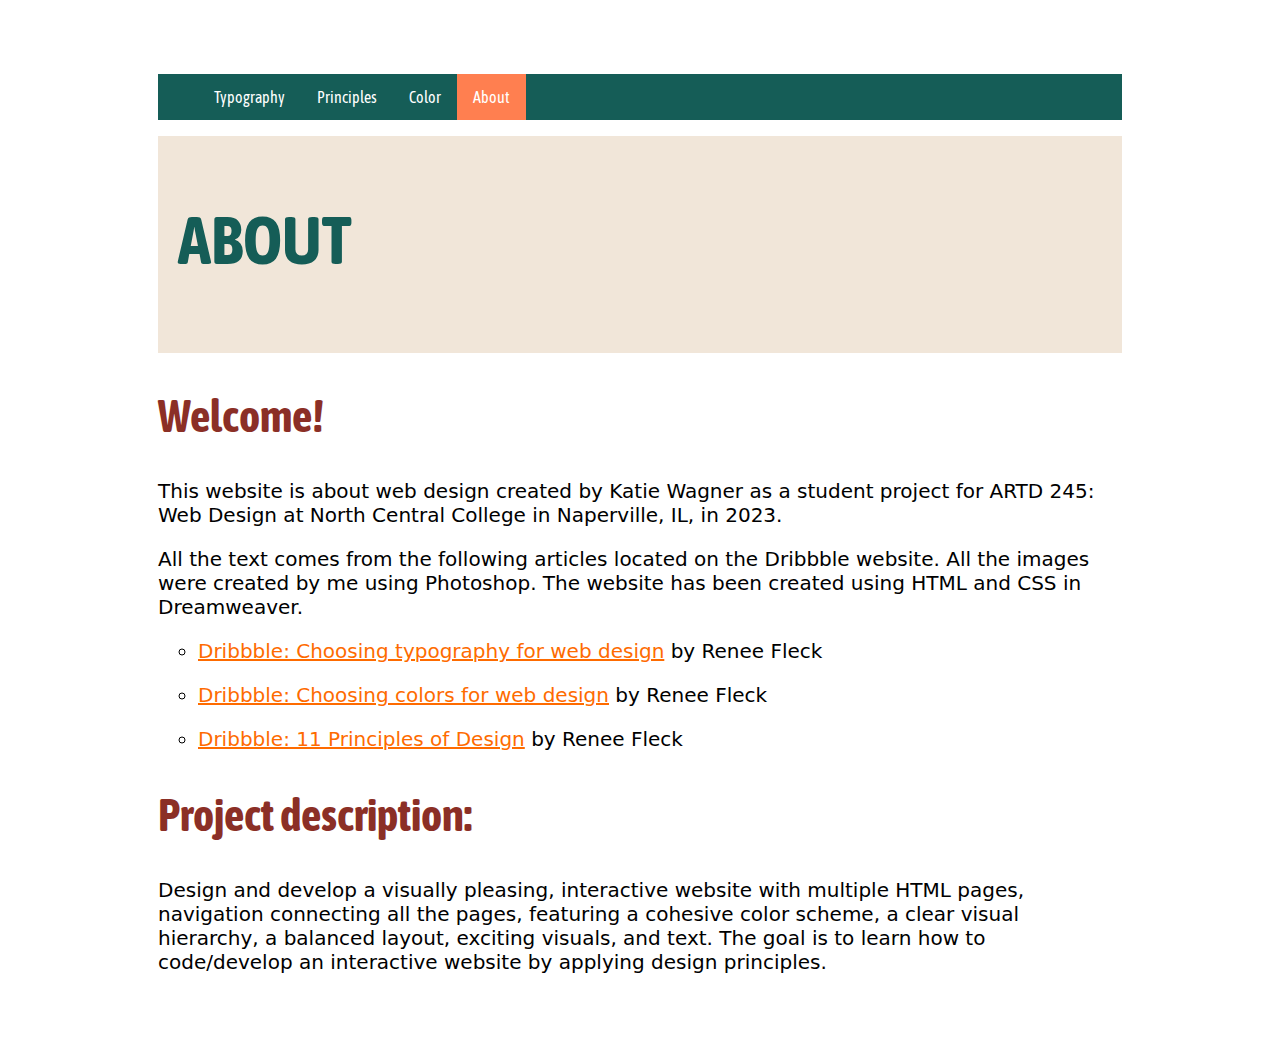
<file: about.html>
<!doctype html>
<html>
<head>
	
	<link rel="preconnect" href="https://fonts.googleapis.com">
<link rel="preconnect" href="https://fonts.gstatic.com" crossorigin>
<link href="https://fonts.googleapis.com/css2?family=Asap+Condensed:wght@400;700;800&display=swap" rel="stylesheet">
	
	<link rel="preconnect" href="https://fonts.googleapis.com">
<link rel="preconnect" href="https://fonts.gstatic.com" crossorigin>
<link href="https://fonts.googleapis.com/css2?family=Bebas+Neue&display=swap" rel="stylesheet">
<meta charset="UTF-8">
<title>Coding a webpage assignment - about</title>
<link href="style.css" rel="stylesheet" type="text/css">
</head>

<body>
	
<ul class="nav">
		
  <li><a href="index.html">Typography</a></li>
		
  <li><a href="principles.html">Principles</a></li>
	
  <li><a href="color.html">Color</a></li>
	
  <li><a class="active"  href="about.html">About</a></li>
		
</ul>
	
	<header>
	<h1>ABOUT</h1>
	</header>	

<h2>Welcome!</h2>
		
<p>This website is about web design created by Katie Wagner as a student project for ARTD 245: Web Design at North Central College in Naperville, IL, in 2023.</p>
	
<p>All the text comes from the following articles located on the Dribbble website. All the images were created by me using Photoshop. The website has been created using HTML and CSS in Dreamweaver. </p>
	
<ul class="a">
<p><li>
	<a href="https://dribbble.com/stories/2020/08/17/choosing-typography-for-web-design">Dribbble: Choosing typography for web design</a> by Renee Fleck </li>
	</p>
	
<p><li>
	<a href="https://dribbble.com/stories/2018/12/19/choosing-colors-for-web-design-a-practical-ui-color-application-guide">Dribbble: Choosing colors for web design</a> by Renee Fleck </li>
	</p>
<p><li>
	<a href="https://dribbble.com/resources/principles-of-design">Dribbble: 11 Principles of Design</a> by Renee Fleck </li>
	</p>
	</ul>
	
<h2>Project description:</h2>

<p>
Design and develop a visually pleasing, interactive website with multiple HTML pages, navigation connecting all the pages, featuring a cohesive color scheme, a clear visual hierarchy, a balanced layout, exciting visuals, and text. The goal is to learn how to code/develop an interactive website by applying design principles.
</p>
	
</body>
</html>
</file>
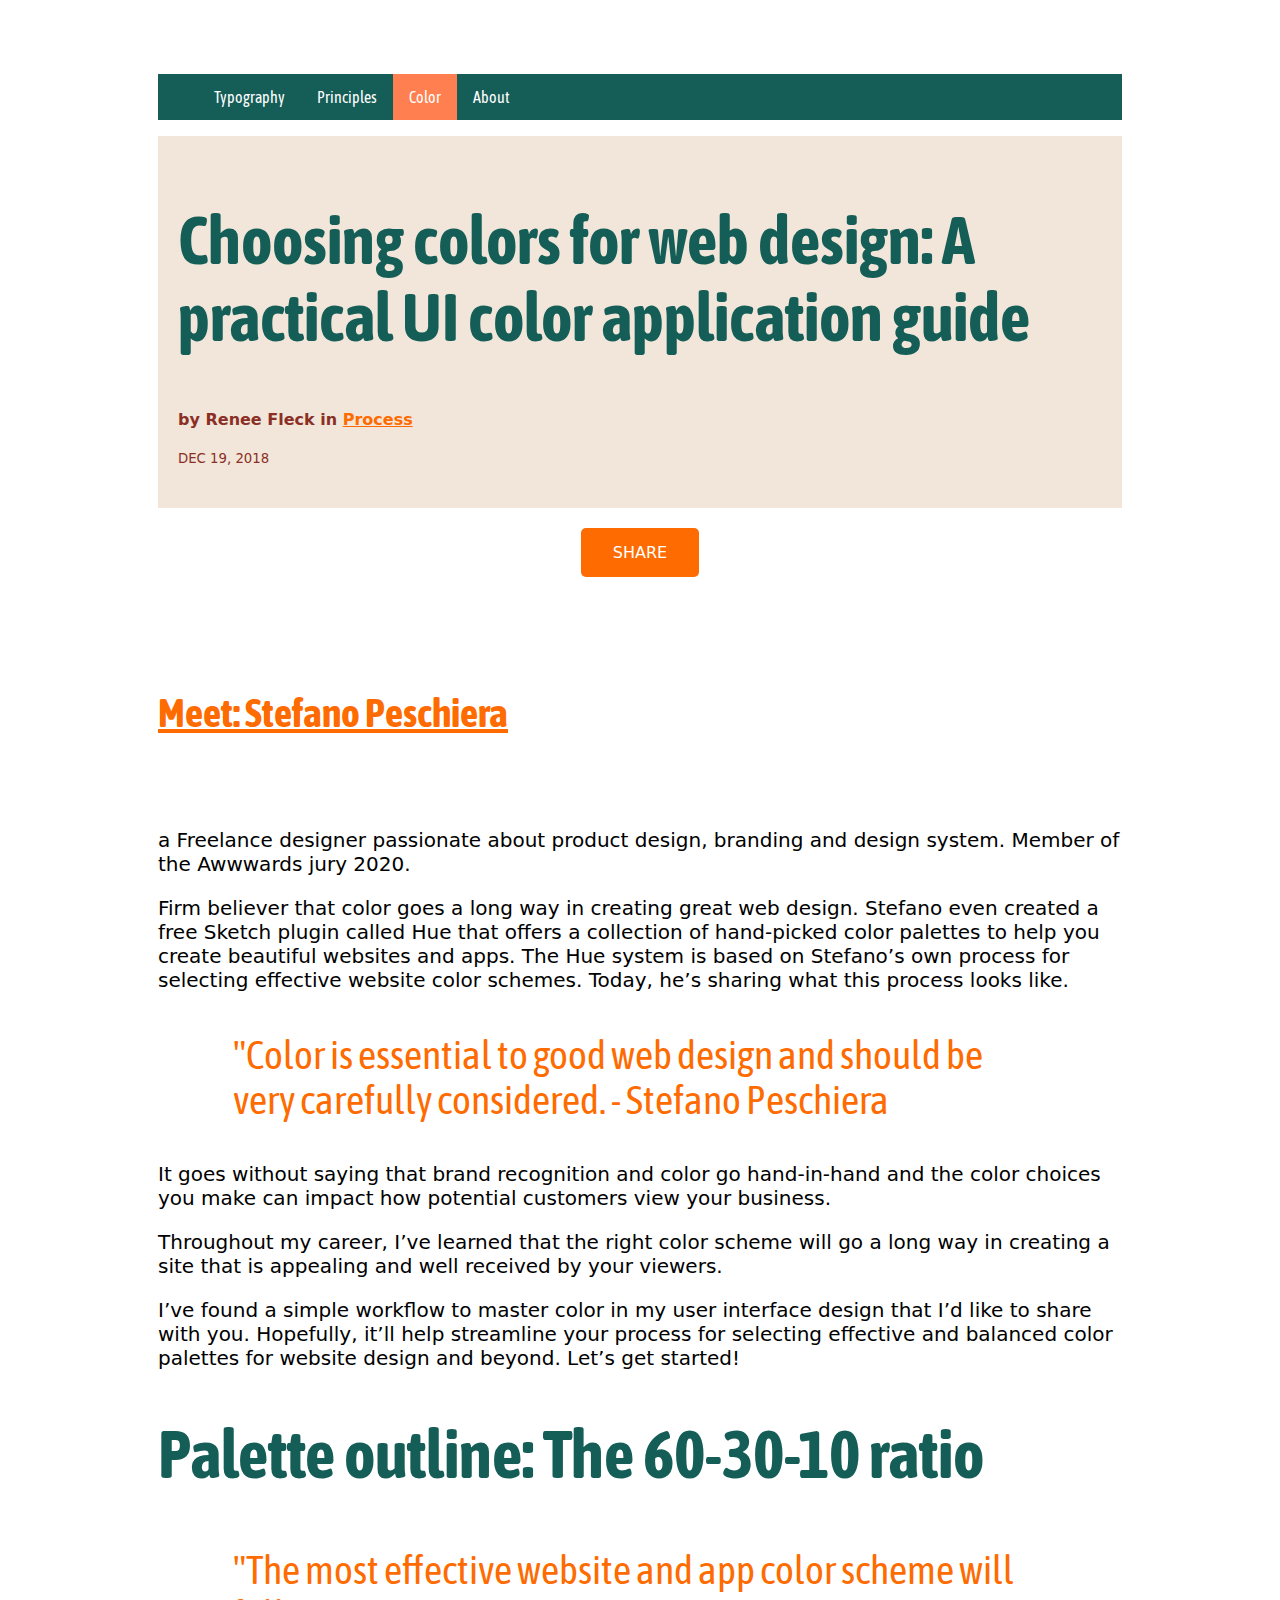
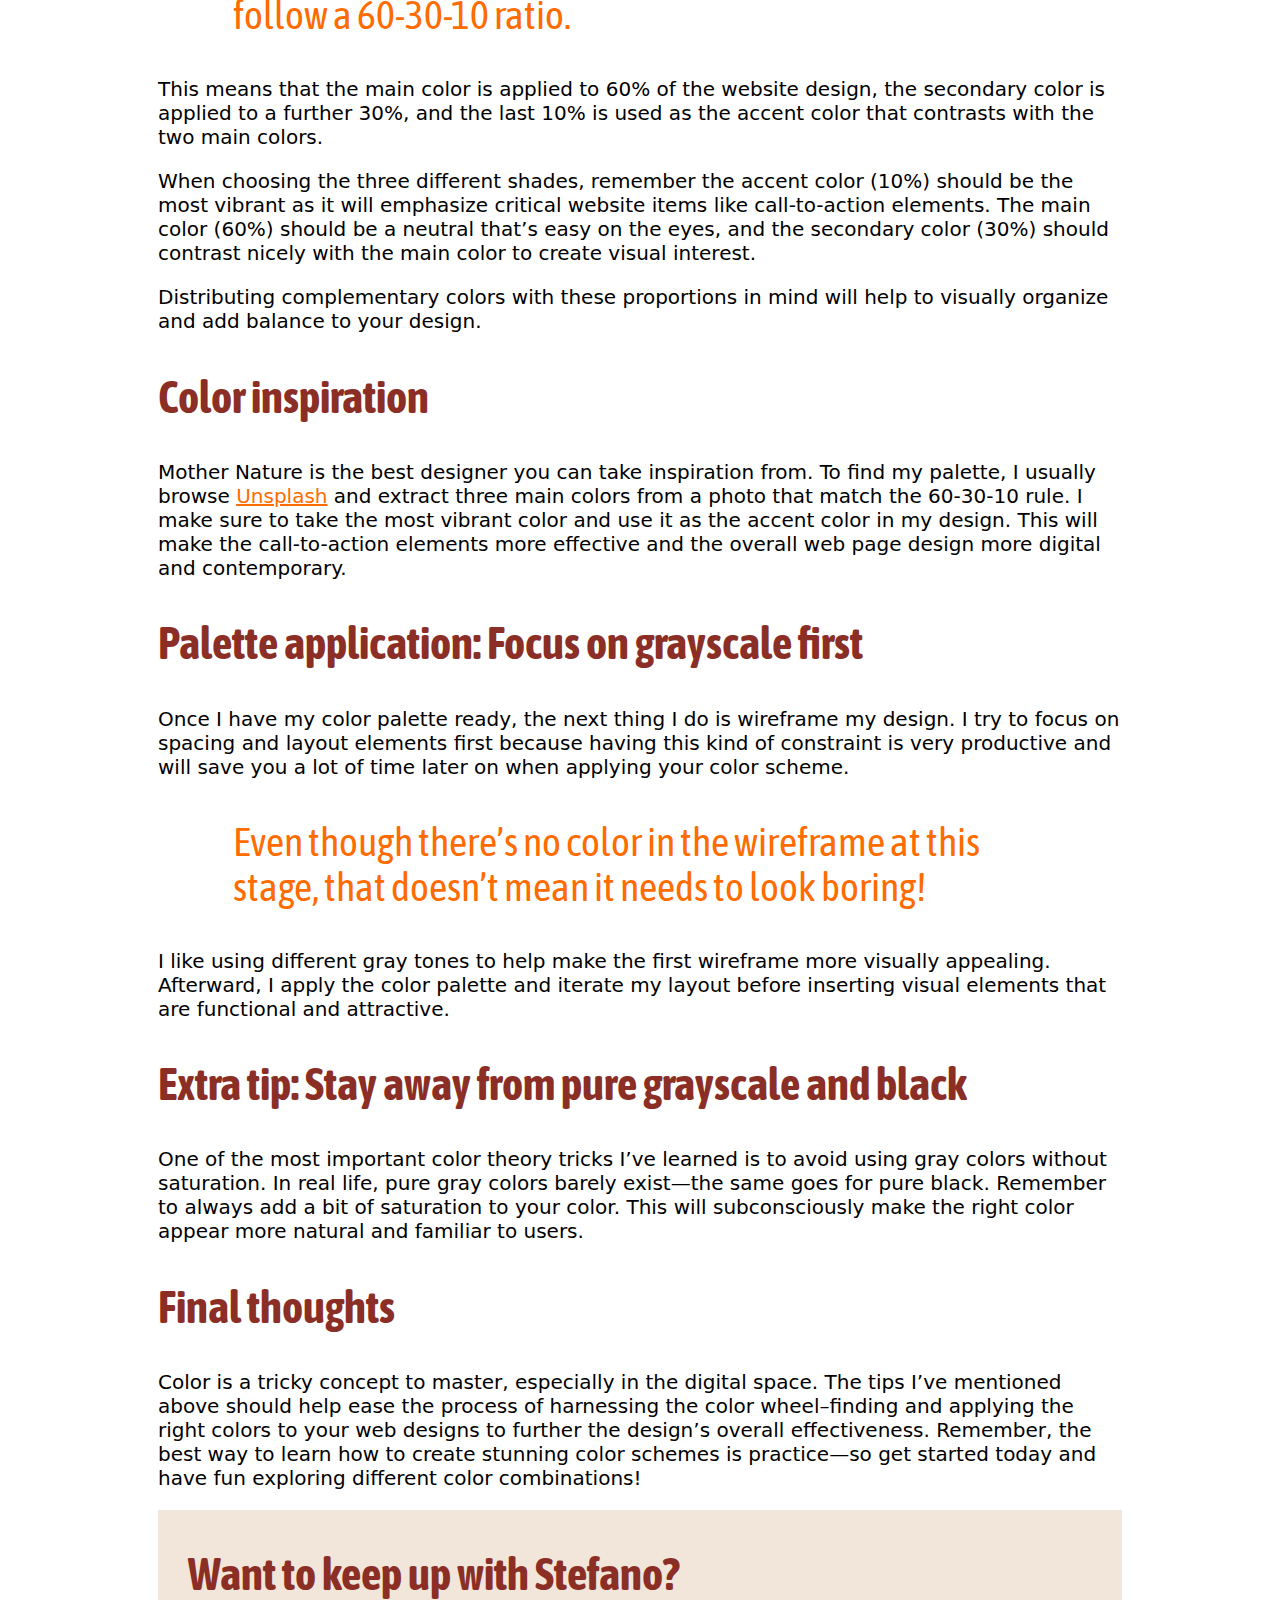
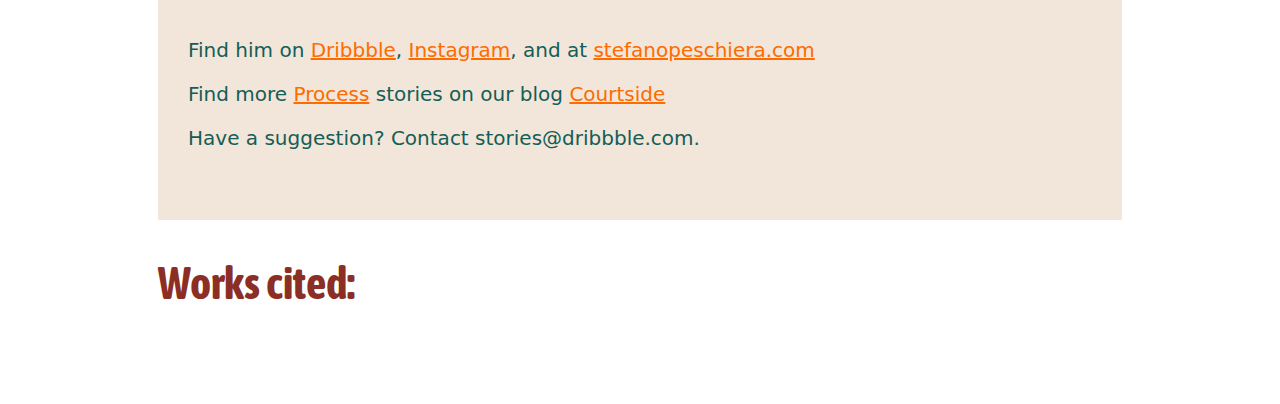
<file: color.html>
<!doctype html>
<html>
<head>
	
	<link rel="preconnect" href="https://fonts.googleapis.com">
<link rel="preconnect" href="https://fonts.gstatic.com" crossorigin>
<link href="https://fonts.googleapis.com/css2?family=Asap+Condensed:wght@400;700;800&display=swap" rel="stylesheet">
	
	<link rel="preconnect" href="https://fonts.googleapis.com">
<link rel="preconnect" href="https://fonts.gstatic.com" crossorigin>
<link href="https://fonts.googleapis.com/css2?family=Bebas+Neue&display=swap" rel="stylesheet">
<link href="style.css" rel="stylesheet" type="text/css">
<meta charset="UTF-8">
	<title> Coding a webpage assingment - color</title>

</head>

<body>
		
	<ul class="nav">
		
  <li><a  href="index.html">Typography</a></li>
		
  <li><a href="principles.html">Principles</a></li>
	
  <li><a class="active" href="color.html">Color</a></li>
	
  <li><a href="about.html">About</a></li>
		
</ul>
	<header>
	<h1>Choosing colors for web design: A practical UI color application guide</h1>
		
	<h4>by Renee Fleck in <a class="titleLink" href="https://dribbble.com/stories/categories/process" target="_blank">Process</a> </h4>
	
	<h5>DEC 19, 2018</h5>
		
	</header>	
	
<div class="button center">
  <a href="https://twitter.com/i/flow/login?redirect_after_login=%2Fi%2Fevents%2F1176675757201993730%3Flang%3Den" target="_blank">SHARE</a>	
		</div>
	

	
	<h6><a href="https://dribbble.com/stefanopeschiera">Meet: Stefano Peschiera</a></h6>
	
<p>a Freelance designer passionate about product design, branding and design system. Member of the Awwwards jury 2020. </p>
	
<p>Firm believer that color goes a long way in creating great web design. Stefano even created a free Sketch plugin called Hue that offers a collection of hand-picked color palettes to help you create beautiful websites and apps. The Hue system is based on Stefano’s own process for selecting effective website color schemes. Today, he’s sharing what this process looks like.</p>
	
<section class="pullquote">	
	<h3> "Color is essential to good web design and should be very carefully considered. - Stefano Peschiera</h3>
</section>
	
<p>It goes without saying that brand recognition and color go hand-in-hand and the color choices you make can impact how potential customers view your business.</p>

<p>Throughout my career, I’ve learned that the right color scheme will go a long way in creating a site that is appealing and well received by your viewers.</p>

<p>I’ve found a simple workflow to master color in my user interface design that I’d like to share with you. Hopefully, it’ll help streamline your process for selecting effective and balanced color palettes for website design and beyond. Let’s get started!</p>
		
	<h1>Palette outline: The 60-30-10 ratio</h1>
	
<section class="pullquote">	
	<h3>"The most effective website and app color scheme will follow a 60-30-10 ratio. </h3>
</section>
	
<p>This means that the main color is applied to 60% of the website design, the secondary color is applied to a further 30%, and the last 10% is used as the accent color that contrasts with the two main colors.</p>

<p>When choosing the three different shades, remember the accent color (10%) should be the most vibrant as it will emphasize critical website items like call-to-action elements. The main color (60%) should be a neutral that’s easy on the eyes, and the secondary color (30%) should contrast nicely with the main color to create visual interest.</p>

<p>Distributing complementary colors with these proportions in mind will help to visually organize and add balance to your design.</p>
	
	
	<h2>Color inspiration</h2>
	
	<p>Mother Nature is the best designer you can take inspiration from. To find my palette, I usually browse <a href="https://unsplash.com/">Unsplash</a> and extract three main colors from a photo that match the 60-30-10 rule. I make sure to take the most vibrant color and use it as the accent color in my design. This will make the call-to-action elements more effective and the overall web page design more digital and contemporary.</p>

<h2>Palette application: Focus on grayscale first</h2>
	
<p>Once I have my color palette ready, the next thing I do is wireframe my design. I try to focus on spacing and layout elements first because having this kind of constraint is very productive and will save you a lot of time later on when applying your color scheme.</p>

<section class="pullquote">	
	<h3>Even though there’s no color in the wireframe at this stage, that doesn’t mean it needs to look boring!</h3>
</section>
	
<p>I like using different gray tones to help make the first wireframe more visually appealing. Afterward, I apply the color palette and iterate my layout before inserting visual elements that are functional and attractive.</p>
	
	<h2>Extra tip: Stay away from pure grayscale and black</h2>

	<p>One of the most important color theory tricks I’ve learned is to avoid using gray colors without saturation. In real life, pure gray colors barely exist—the same goes for pure black. Remember to always add a bit of saturation to your color. This will subconsciously make the right color appear more natural and familiar to users.</p>
	
<h2>Final thoughts</h2>
	
<p>Color is a tricky concept to master, especially in the digital space. The tips I’ve mentioned above should help ease the process of harnessing the color wheel–finding and applying the right colors to your web designs to further the design’s overall effectiveness. Remember, the best way to learn how to create stunning color schemes is practice—so get started today and have fun exploring different color combinations!</p>
	
	
<footer>
  <h2>Want to keep up with Stefano? </h2>
	
<p>Find him on <a href="https://dribbble.com/stefanopeschiera">Dribbble</a>, <a href="https://www.instagram.com/stefanopeschiera.design/">Instagram</a>, and at <a href="https://www.stefanopeschiera.com/">stefanopeschiera.com</a></p>

<p>Find more <a href="https://dribbble.com/stories/categories/process">Process</a> stories on our blog <a href="https://dribbble.com/stories">Courtside</a></p>
	
<p>Have a suggestion? Contact stories@dribbble.com.</p>
	
</footer>
	
<h2> Works cited:</h2>

	
</body>
</html>
</file>
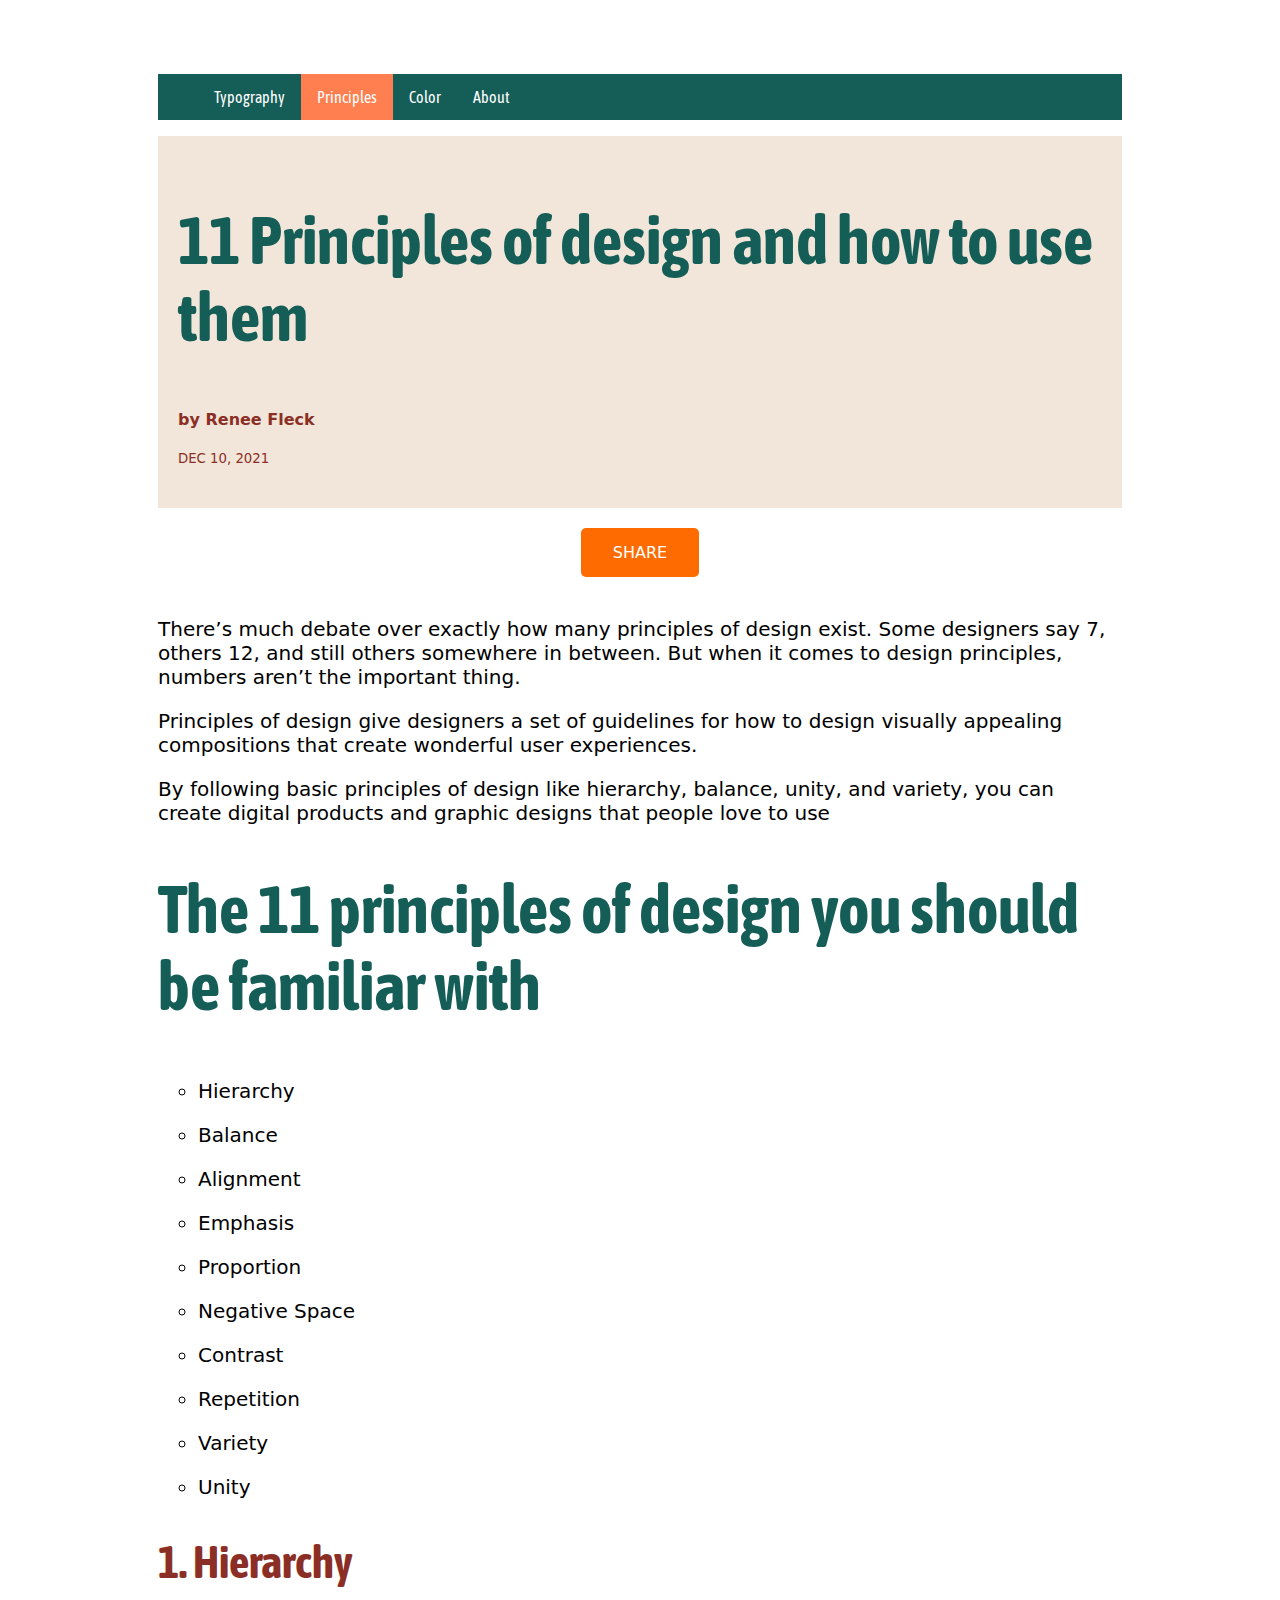
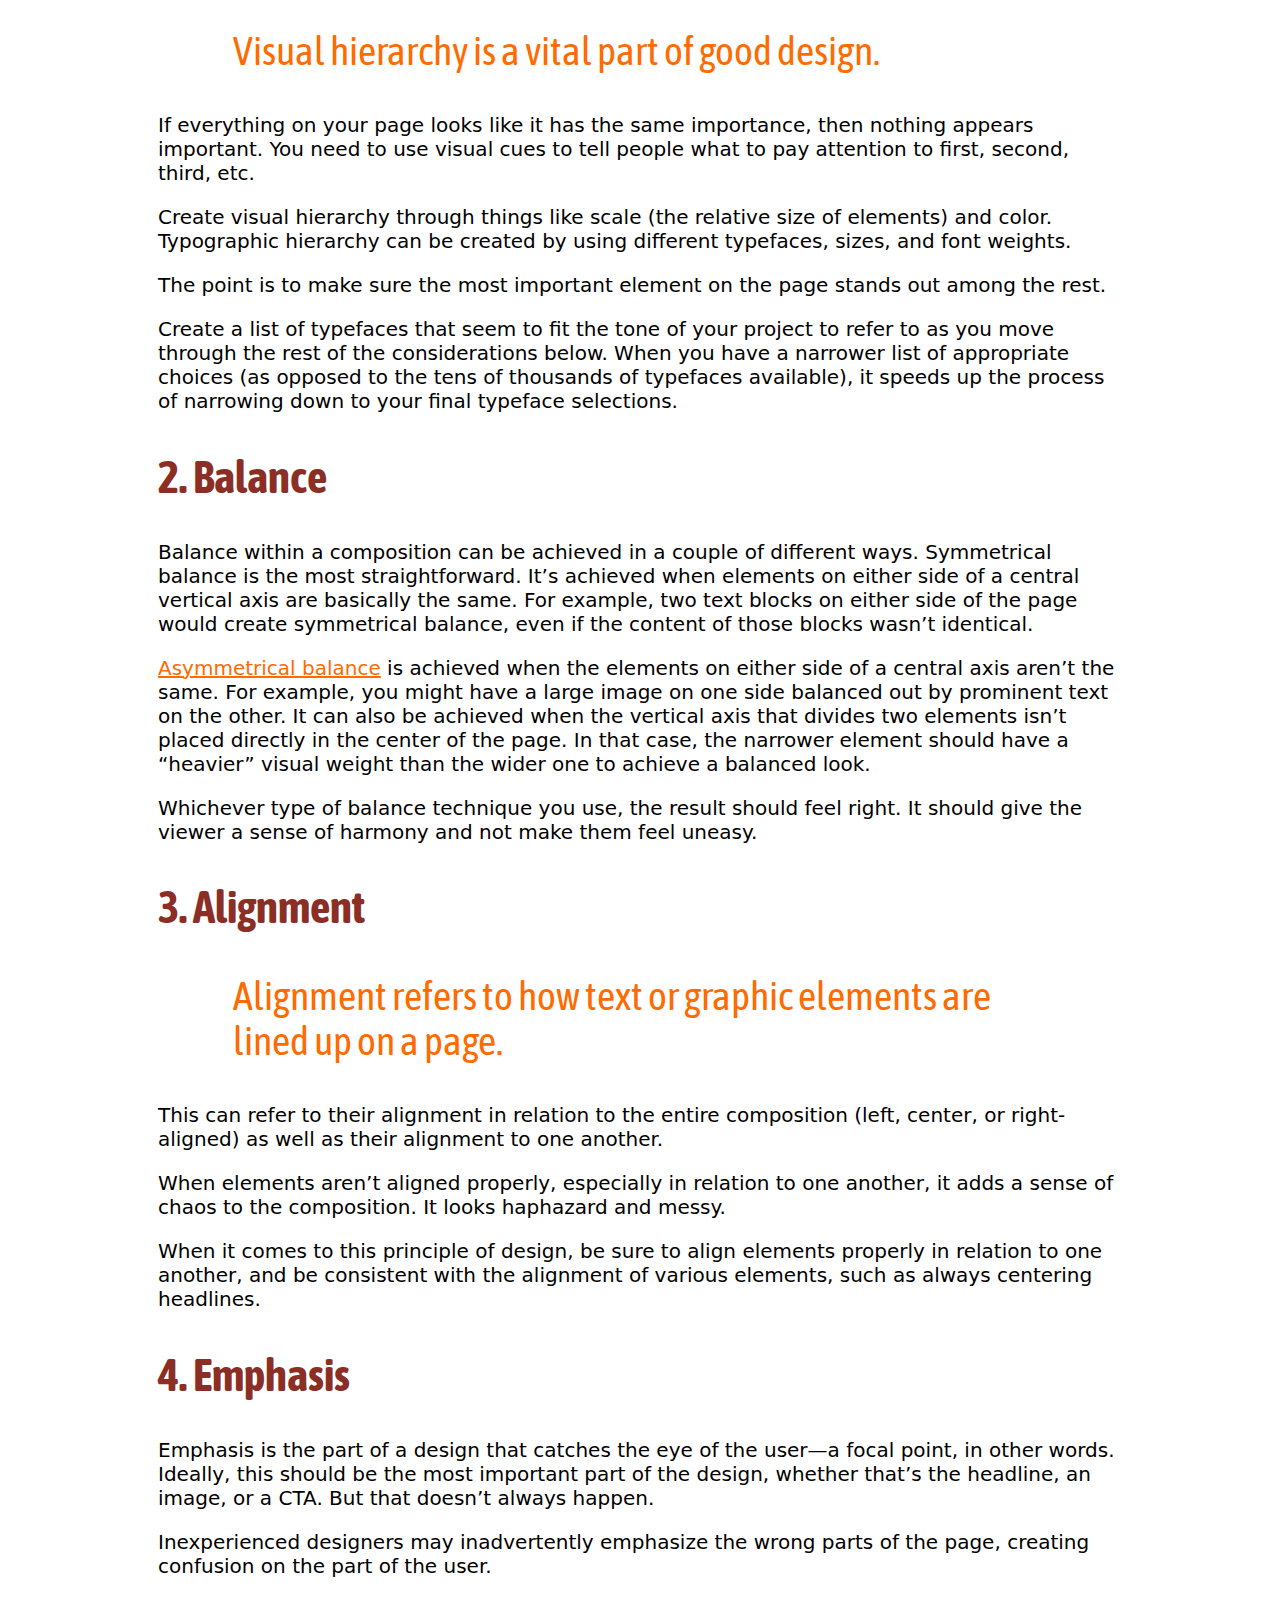
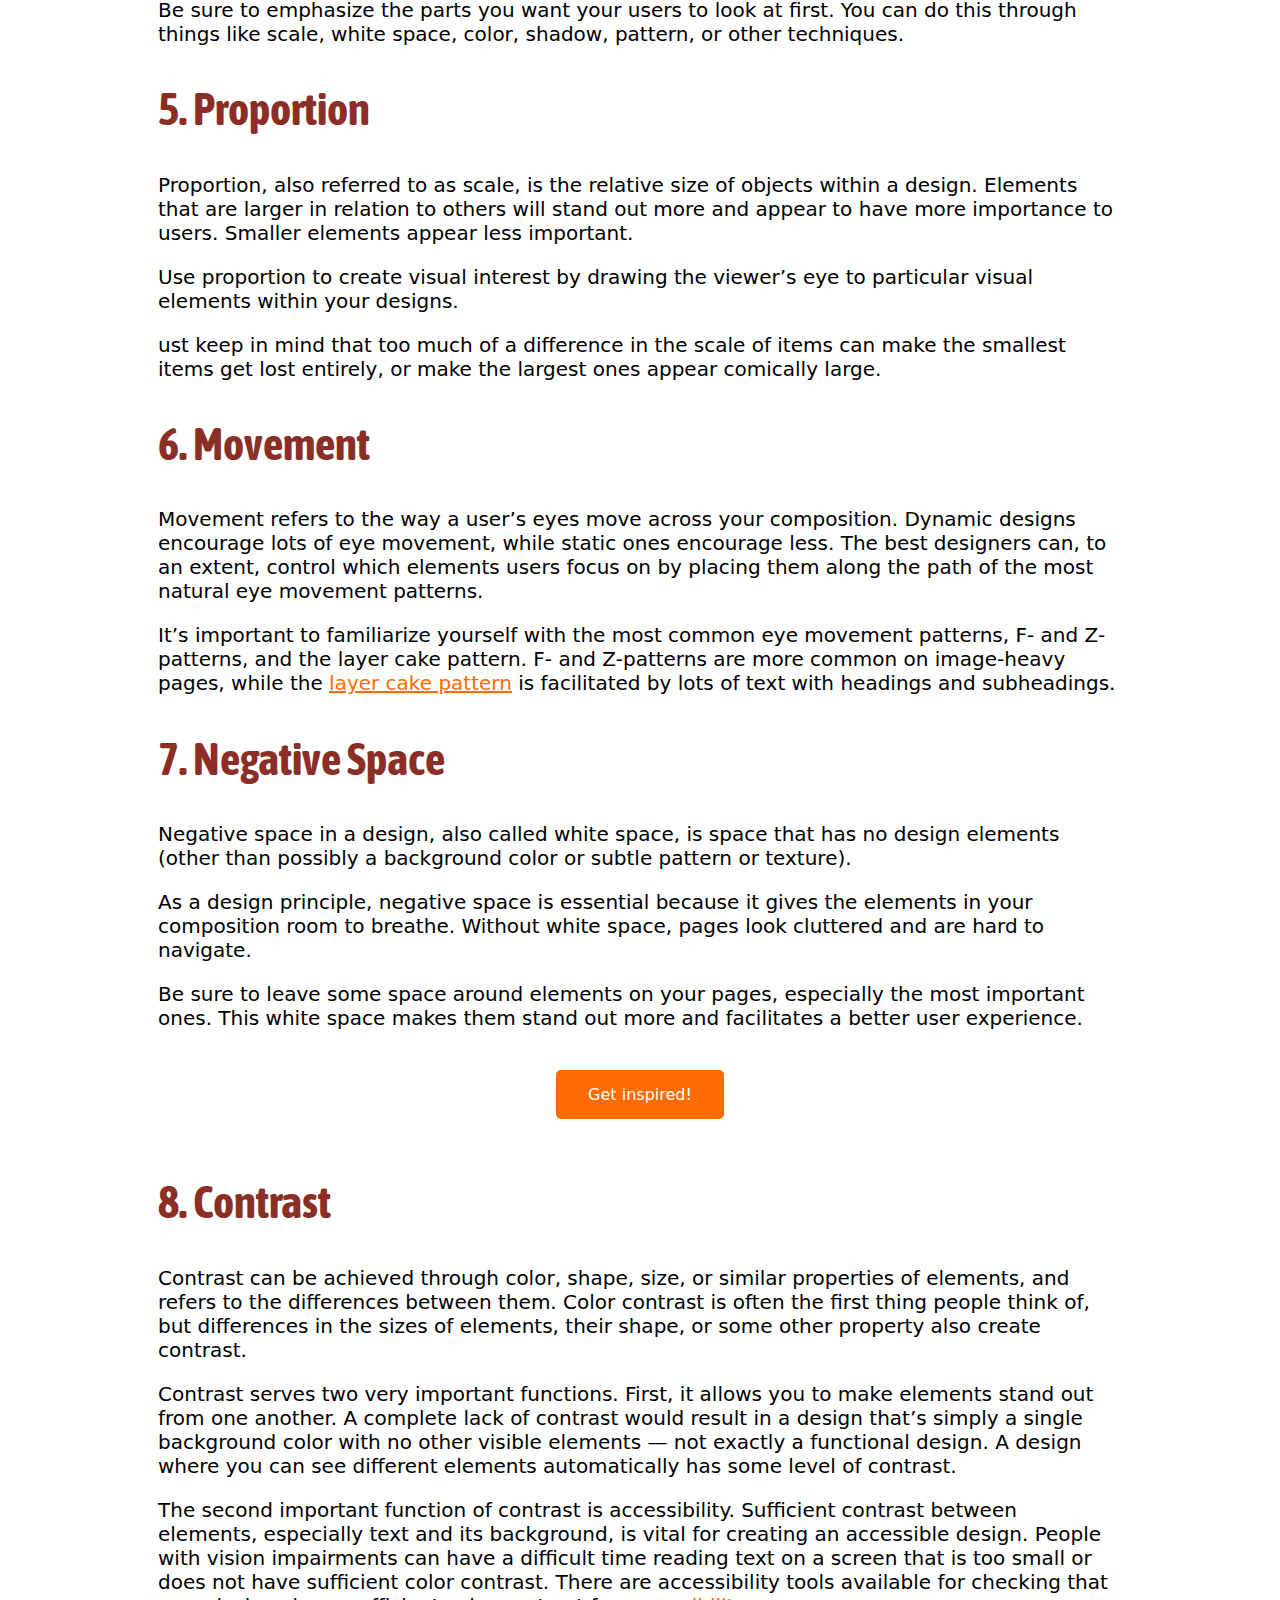
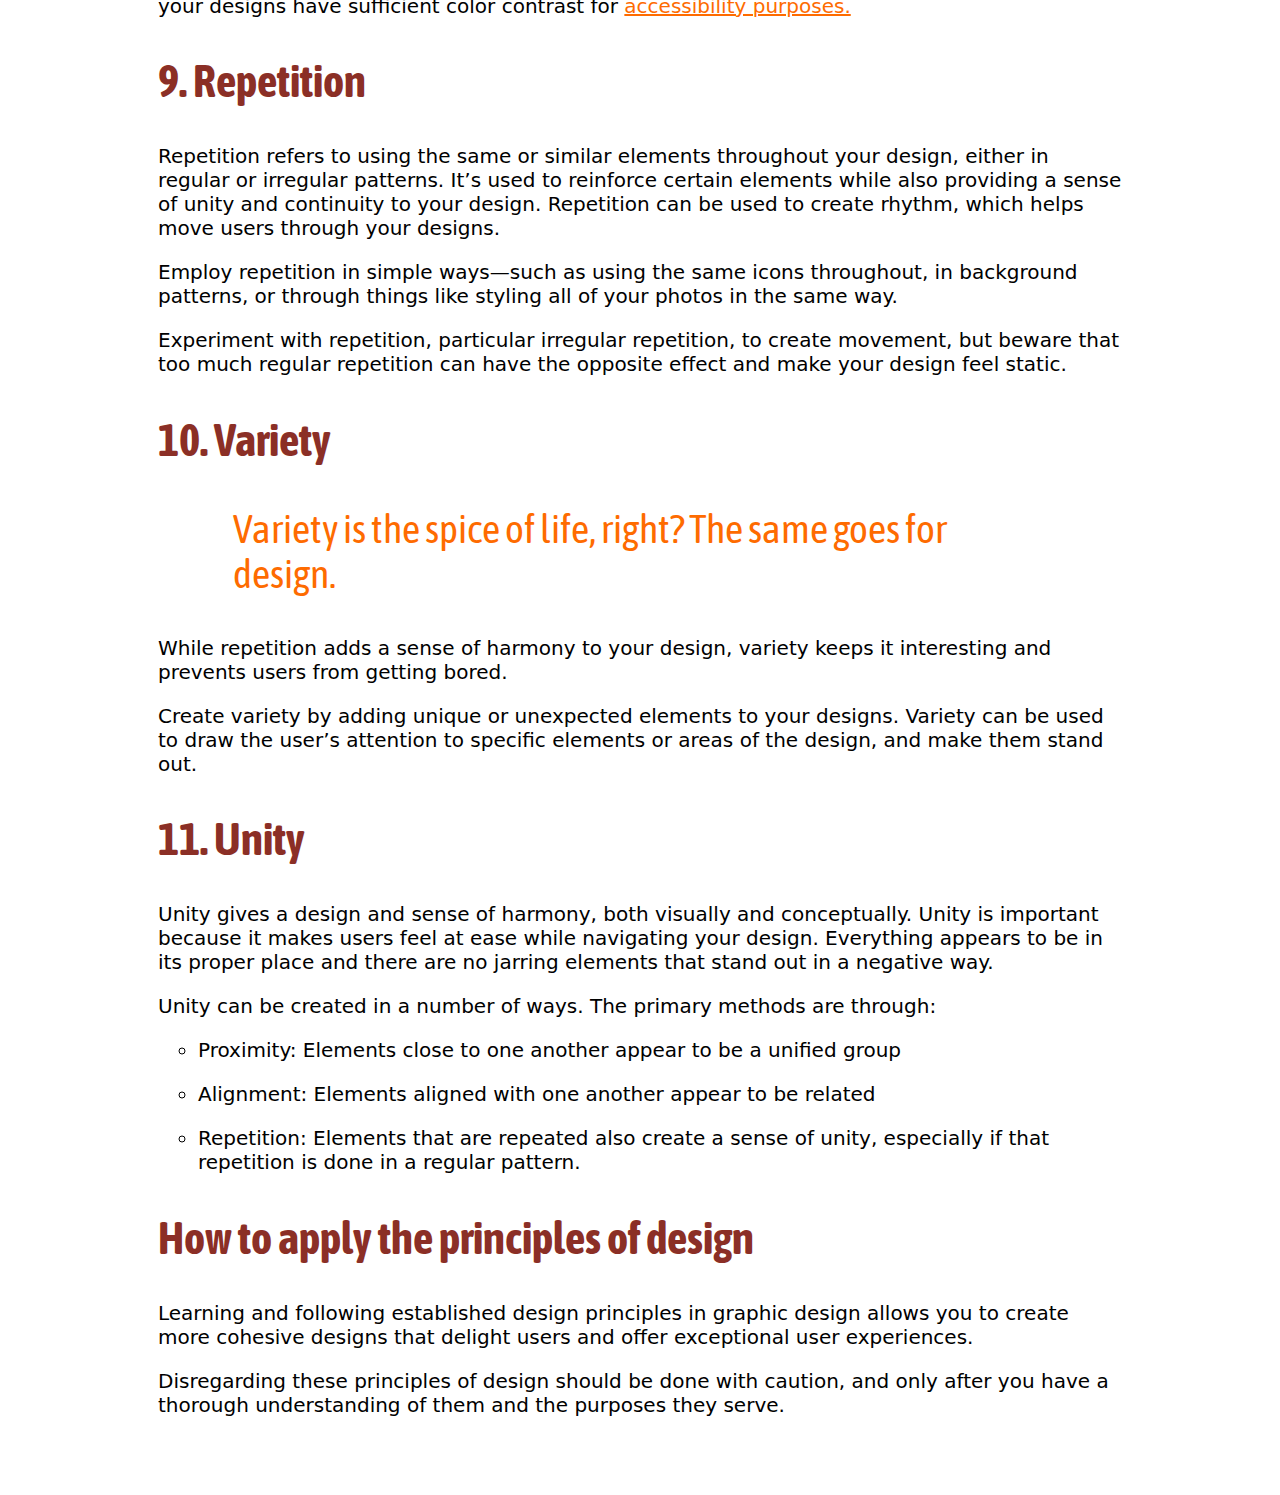
<file: principles.html>
<!doctype html>
<html>
<head>
	
	<link rel="preconnect" href="https://fonts.googleapis.com">
<link rel="preconnect" href="https://fonts.gstatic.com" crossorigin>
<link href="https://fonts.googleapis.com/css2?family=Asap+Condensed:wght@400;700;800&display=swap" rel="stylesheet">
	
	<link rel="preconnect" href="https://fonts.googleapis.com">
<link rel="preconnect" href="https://fonts.gstatic.com" crossorigin>
<link href="https://fonts.googleapis.com/css2?family=Bebas+Neue&display=swap" rel="stylesheet">
<meta charset="UTF-8">
<title>Coding a webpage assignment - principles</title>
<link href="style.css" rel="stylesheet" type="text/css">
</head>

<body>
	
  <ul class="nav">
	  
  <li><a href="index.html">Typography</a></li>
	  
  <li><a class="active" href="principles.html">Principles</a></li>
	
  <li><a href="color.html">Color</a></li>
	
  <li><a href="about.html">About</a></li>
		
</ul>
	
	<header>
	<h1>11 Principles of design and how to use them</h1>
	
	<h4>by Renee Fleck </h4>
	
	<h5>DEC 10, 2021</h5>
	
	</header>
		
	
<div class="button center">
  <a href="https://twitter.com/i/flow/login?redirect_after_login=%2Fi%2Fevents%2F1176675757201993730%3Flang%3Den" target="_blank">SHARE</a>	
		</div>
	

<p>There’s much debate over exactly how many principles of design exist. Some designers say 7, others 12, and still others somewhere in between. But when it comes to design principles, numbers aren’t the important thing. </p>

<p>Principles of design give designers a set of guidelines for how to design visually appealing compositions that create wonderful user experiences.</p>

<p>By following basic principles of design like hierarchy, balance, unity, and variety, you can create digital products and graphic designs that people love to use </p>
	
<h1>The 11 principles of design you should be familiar with</h1>
	
<ul class="a">
	
	<p> 
  <li>Hierarchy </li>
	</p>

	<p>
  <li> Balance </li>
	</p>
	
	<p>
  <li> Alignment </li>
	</p>
	
	<li> Emphasis</li>
	<p>
		
  <li>Proportion </li>
	</p>
		
	<p>
  <li>Negative Space</li>
	</p>
	
	<p>
  <li> Contrast</li>
	</p>
	
	<p>
  <li> Repetition</li>
	</p>
	
	<p>
  <li> Variety</li>
	</p>
	
	<p>
  <li> Unity</li>
	</p>
	
	
</ul>
	
<h2> 1. Hierarchy </h2>
	
<section>
	<section class="pullquote">	
	<h3> Visual hierarchy is a vital part of good design. </h3>
	</section>
	
<p>If everything on your page looks like it has the same importance, then nothing appears important. You need to use visual cues to tell people what to pay attention to first, second, third, etc. </p>

<p>Create visual hierarchy through things like scale (the relative size of elements) and color. Typographic hierarchy can be created by using different typefaces, sizes, and font weights.</p>

<p>The point is to make sure the most important element on the page stands out among the rest.</p>
	
</section>
	
<p>Create a list of typefaces that seem to fit the tone of your project to refer to as you move through the rest of the considerations below. When you have a narrower list of appropriate choices (as opposed to the tens of thousands of typefaces available), it speeds up the process of narrowing down to your final typeface selections.</p>
	
<h2>2. Balance</h2>
	
<p>Balance within a composition can be achieved in a couple of different ways. Symmetrical balance is the most straightforward. It’s achieved when elements on either side of a central vertical axis are basically the same. For example, two text blocks on either side of the page would create symmetrical balance, even if the content of those blocks wasn’t identical.</p>

<p><a href="https://dribbble.com/stories/2020/02/05/asymmetrical-layouts-ui-design">Asymmetrical balance</a> is achieved when the elements on either side of a central axis aren’t the same. For example, you might have a large image on one side balanced out by prominent text on the other. It can also be achieved when the vertical axis that divides two elements isn’t placed directly in the center of the page. In that case, the narrower element should have a “heavier” visual weight than the wider one to achieve a balanced look. </p>

<p>Whichever type of balance technique you use, the result should feel right. It should give the viewer a sense of harmony and not make them feel uneasy.</p>

<h2>3. Alignment</h2>
	
	<section class="pullquote">	
	<h3> Alignment refers to how text or graphic elements are lined up on a page. </h3>
	</section>	

<p> This can refer to their alignment in relation to the entire composition (left, center, or right-aligned) as well as their alignment to one another. </p>

<p>When elements aren’t aligned properly, especially in relation to one another, it adds a sense of chaos to the composition. It looks haphazard and messy.</p>

<p>When it comes to this principle of design, be sure to align elements properly in relation to one another, and be consistent with the alignment of various elements, such as always centering headlines. </p>
	
<h2>4. Emphasis </h2>
	
<p>Emphasis is the part of a design that catches the eye of the user—a focal point, in other words. Ideally, this should be the most important part of the design, whether that’s the headline, an image, or a CTA. But that doesn’t always happen. </p>

<p>Inexperienced designers may inadvertently emphasize the wrong parts of the page, creating confusion on the part of the user.</p>

<p>Be sure to emphasize the parts you want your users to look at first. You can do this through things like scale, white space, color, shadow, pattern, or other techniques. </p>
	
	<h2>5. Proportion</h2>

<p>Proportion, also referred to as scale, is the relative size of objects within a design. Elements that are larger in relation to others will stand out more and appear to have more importance to users. Smaller elements appear less important.</p>

<p>Use proportion to create visual interest by drawing the viewer’s eye to particular visual elements within your designs.</p>

<p>ust keep in mind that too much of a difference in the scale of items can make the smallest items get lost entirely, or make the largest ones appear comically large.</p>
	

<h2>6. Movement</h2>
	
<p>Movement refers to the way a user’s eyes move across your composition. Dynamic designs encourage lots of eye movement, while static ones encourage less. The best designers can, to an extent, control which elements users focus on by placing them along the path of the most natural eye movement patterns.</p>

<p>It’s important to familiarize yourself with the most common eye movement patterns, F- and Z-patterns, and the layer cake pattern. F- and Z-patterns are more common on image-heavy pages, while the <a href="https://www.nngroup.com/articles/layer-cake-pattern-scanning/">layer cake pattern</a> is facilitated by lots of text with headings and subheadings.</p>
	
<h2> 7. Negative Space</h2>

<p>Negative space in a design, also called white space, is space that has no design elements (other than possibly a background color or subtle pattern or texture).</p>

<p>As a design principle, negative space is essential because it gives the elements in your composition room to breathe. Without white space, pages look cluttered and are hard to navigate.</p>

<p>Be sure to leave some space around elements on your pages, especially the most important ones. This white space makes them stand out more and facilitates a better user experience.</p>
	
<div class="button center">
  <a href="https://dribbble.com/stories/2019/10/04/negative-space-logo-design" target="_blank">Get inspired!</a>	
</div>
	
<h2>8. Contrast</h2>

<p>Contrast can be achieved through color, shape, size, or similar properties of elements, and refers to the differences between them. Color contrast is often the first thing people think of, but differences in the sizes of elements, their shape, or some other property also create contrast. </p>

<p>Contrast serves two very important functions. First, it allows you to make elements stand out from one another. A complete lack of contrast would result in a design that’s simply a single background color with no other visible elements — not exactly a functional design. A design where you can see different elements automatically has some level of contrast.</p>

<p>The second important function of contrast is accessibility. Sufficient contrast between elements, especially text and its background, is vital for creating an accessible design. People with vision impairments can have a difficult time reading text on a screen that is too small or does not have sufficient color contrast. There are accessibility tools available for checking that your designs have sufficient color contrast for <a href="https://dribbble.com/stories/2019/08/30/5-accessibility-tools-to-check-your-design-s-contrast-ratio">accessibility purposes.</a>
</p>
	
	<h2> 9. Repetition</h2>

<p>Repetition refers to using the same or similar elements throughout your design, either in regular or irregular patterns. It’s used to reinforce certain elements while also providing a sense of unity and continuity to your design. Repetition can be used to create rhythm, which helps move users through your designs.</p>

<p>Employ repetition in simple ways—such as using the same icons throughout, in background patterns, or through things like styling all of your photos in the same way.</p>

<p>Experiment with repetition, particular irregular repetition, to create movement, but beware that too much regular repetition can have the opposite effect and make your design feel static.</p>
	
	<h2> 10. Variety</h2>
	
	<section class="pullquote">	
	<h3> Variety is the spice of life, right? The same goes for design.</h3>
	</section>	
	 
	
<p> While repetition adds a sense of harmony to your design, variety keeps it interesting and prevents users from getting bored.</p>

<p>Create variety by adding unique or unexpected elements to your designs. Variety can be used to draw the user’s attention to specific elements or areas of the design, and make them stand out.</p>
	
	<h2> 11. Unity</h2>

<p>Unity gives a design and sense of harmony, both visually and conceptually. Unity is important because it makes users feel at ease while navigating your design. Everything appears to be in its proper place and there are no jarring elements that stand out in a negative way.</p>

<p>Unity can be created in a number of ways. The primary methods are through:</p>
	<ul class="a">
			<p> 
  <li>Proximity: Elements close to one another appear to be a unified group </li>
	</p>

	<p>
  <li> Alignment: Elements aligned with one another appear to be related </li>
	</p>
	
	<p>
  <li> Repetition: Elements that are repeated also create a sense of unity, especially if that repetition is done in a regular pattern. </li>
	</p>
	</ul>

	<h2>How to apply the principles of design</h2>
<p> Learning and following established design principles in graphic design allows you to create more cohesive designs that delight users and offer exceptional user experiences.</p>

<p>Disregarding these principles of design should be done with caution, and only after you have a thorough understanding of them and the purposes they serve.</p>

</body>
</html>
</file>
<file: style.css>
.nav {
	
list-style-type: none;
margin-right: 0;
margin-left: 0;
overflow: hidden;
background-color:#155D57;
top: 0;
font-family: 'Asap Condensed', sans-serif;

	
}

.nav ul {
list-style-type: none;
margin-right: 0;
margin-left: 0;
overflow: hidden;
background-color:#155D57;
top: 0;
width: 100%;
font-family: 'Asap Condensed', sans-serif;
	
	
}

.nav li {
  float: left;
}

.nav li a {
  display: block;
  text-align: center;
  padding: 14px 16px;
  text-decoration: none;
  color: white;
}

.active {
	background-color: coral;
	text-decoration: underline;
	
}

	
	body {
		padding-bottom: 50px;
		padding-top: 50px;
		padding-left: 150px;
		padding-right: 150px;
		}
		
	h1 {
    color: #155D57;
	font-family: 'Asap Condensed', sans-serif;
	font-size: 67px;
	padding-bottom: 10px;	
    	}
	
	h2{
	font-family: 'Asap Condensed', sans-serif;
	color: #8B2F26;
    font-size: 45px; 
		}
	
	
	h3{
    font-family: 'Asap Condensed', sans-serif;
    color: #FE6B00;
    font-size: 40px;
    font-weight: 400;
    text-align: left;		
		}
	h4{
		color: #8B2F26;
		font-family:"Lucida Grande", "Lucida Sans Unicode", "Lucida Sans", "DejaVu Sans", Verdana, "sans-serif";
	
	}
	
	h5{
		color: #8B2F26;
		font-family:"Lucida Grande", "Lucida Sans Unicode", "Lucida Sans", "DejaVu Sans", Verdana, "sans-serif";
		font-weight: 100;
	}
	
	h6{
		font-family: 'Asap Condensed', sans-serif;
		font-size: 40px;
		color: #155D57;
	

	}
	
	p {
		
		font-weight: 50;
		font-size: 20px;
		font-family:"Lucida Grande", "Lucida Sans Unicode", "Lucida Sans", "DejaVu Sans", Verdana, "sans-serif";

		}
	
	a {
		color: #FE6B00;
		text-decoration: underline;
	}
	a:hover{
		color: #8B2F26;		
	}
	
	header {
		
		Margin:0px;
        	padding-top: 20px;
    		padding-right: 20px;
    		padding-bottom: 20px;
    		padding-left: 20px;
			background-color: #f1e6d9
		}
	
	section {
		padding:0px;
		}	
	
	footer {
    	background-color: #f1e6d9;
    	padding-top: 1px;
    	padding-right: 30px;
    	padding-left: 30px;
    	padding-bottom: 50px;
		
		font-family: "Lucida Grande", "Lucida Sans Unicode", "Lucida Sans", "DejaVu Sans", Verdana, "sans-serif";
		font-weight: 100;
		color: #155D57;
		font-size: 15px
		}
	
	img{
		float: right;
	}
	
	figcaption {
		font-family: "Lucida Grande", "Lucida Sans Unicode", "Lucida Sans", "DejaVu Sans", Verdana, "sans-serif";
		color: black;
	}
	
	.center { 
	display: flex;
	justify-content: center;
	align-items: center;
	padding-right: 20px; 
	padding-left: 20px;
	padding-top: 20px;
	padding-bottom: 20px;
		}
	
	.left {
		float: left;
		padding-right: 20px;
		padding-left: 0px;
		padding-top: 20px;
		padding-bottom: 20px;
	}
	
	.right {
		float: right;
		padding-left: 20px;
	}
	.button a {
    background-color: #FE6B00;
    color: white;
    padding: 15px 32px;
    text-decoration: none;
    border-radius: 5px;
		font-family:"Lucida Grande", "Lucida Sans Unicode", "Lucida Sans", "DejaVu Sans", Verdana, "sans-serif";
	}
	img {
  	float: left;
}
	
	.button a:hover {
    background-color: #155D57;
    color: white;
    text-decoration: underline;
		
	}
	
	.pullquote{
		padding-left: 75px;
		padding-right: 75px;
	}
	
	ul.a {
  	list-style-type: circle;
	font-weight: 50;
	font-size: 20px;
	font-family:"Lucida Grande", "Lucida Sans Unicode", "Lucida Sans", "DejaVu Sans", Verdana, "sans-serif";
	}
</file>
